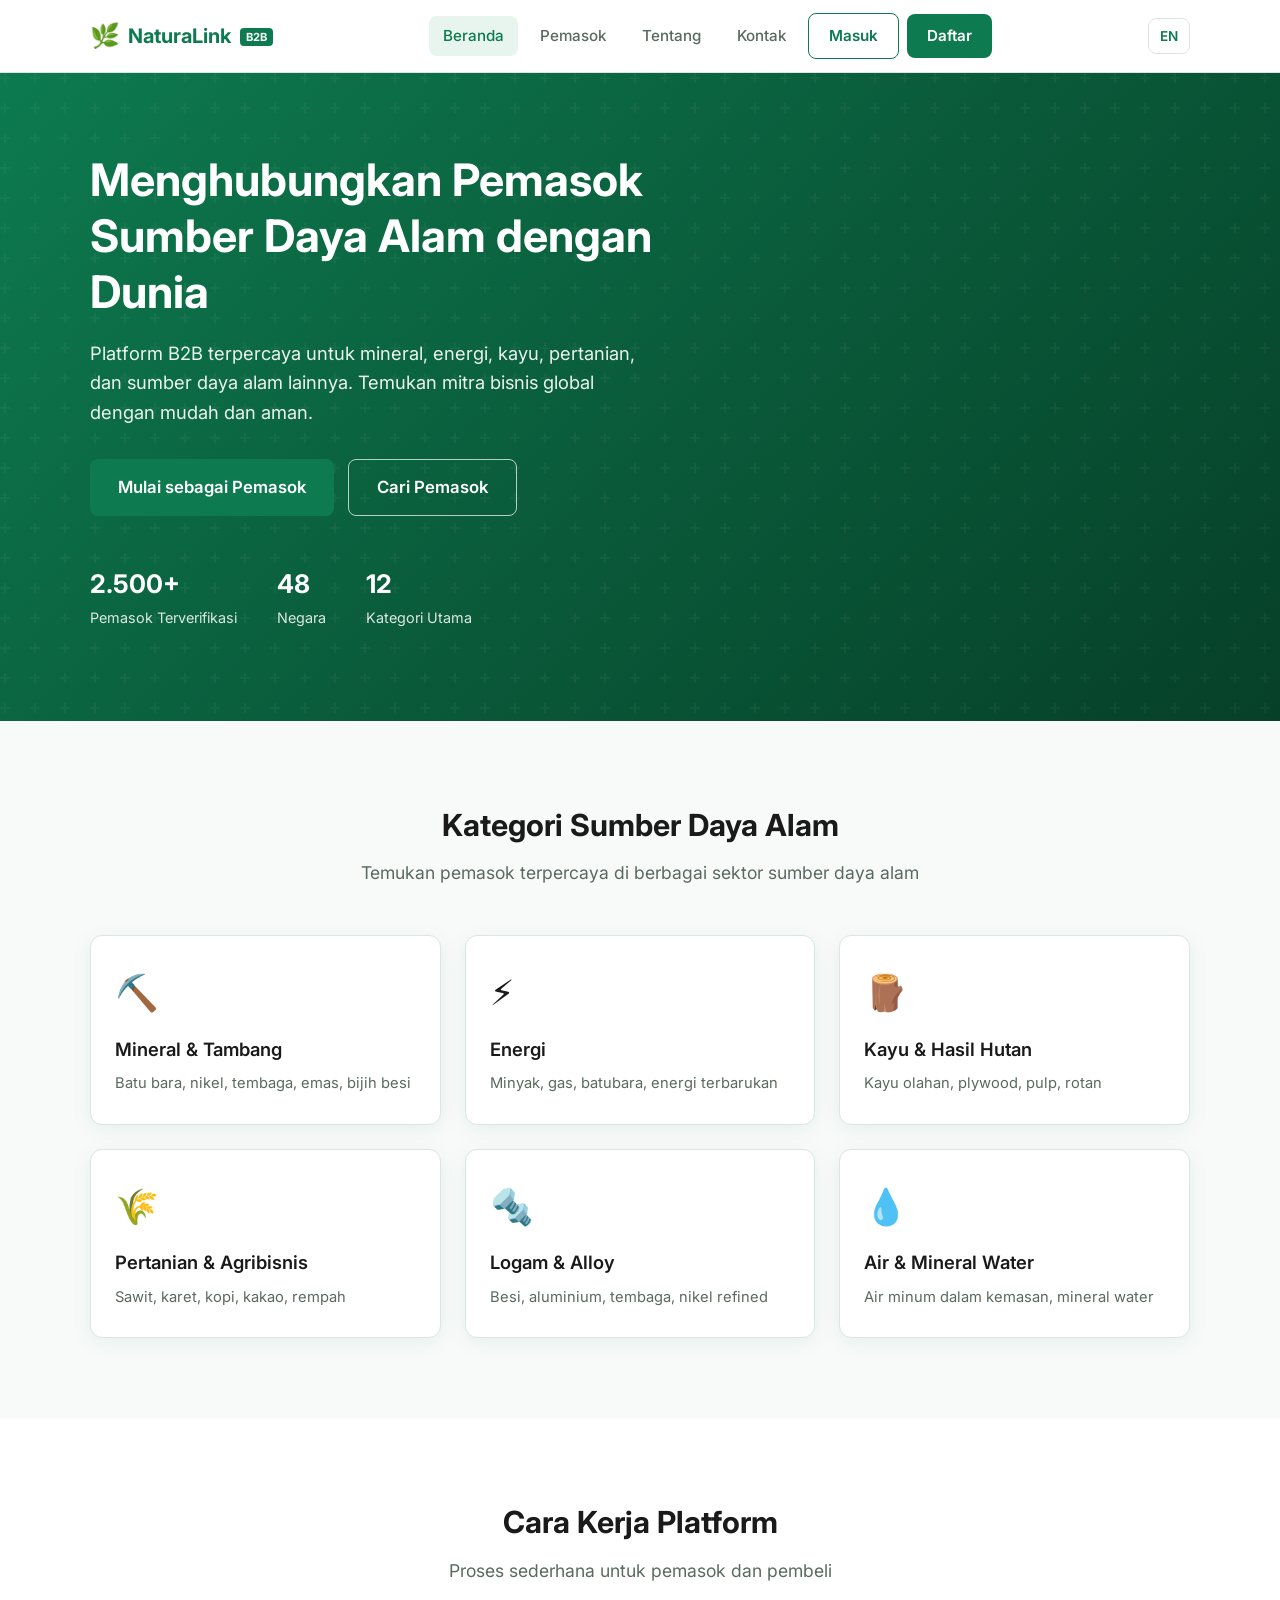
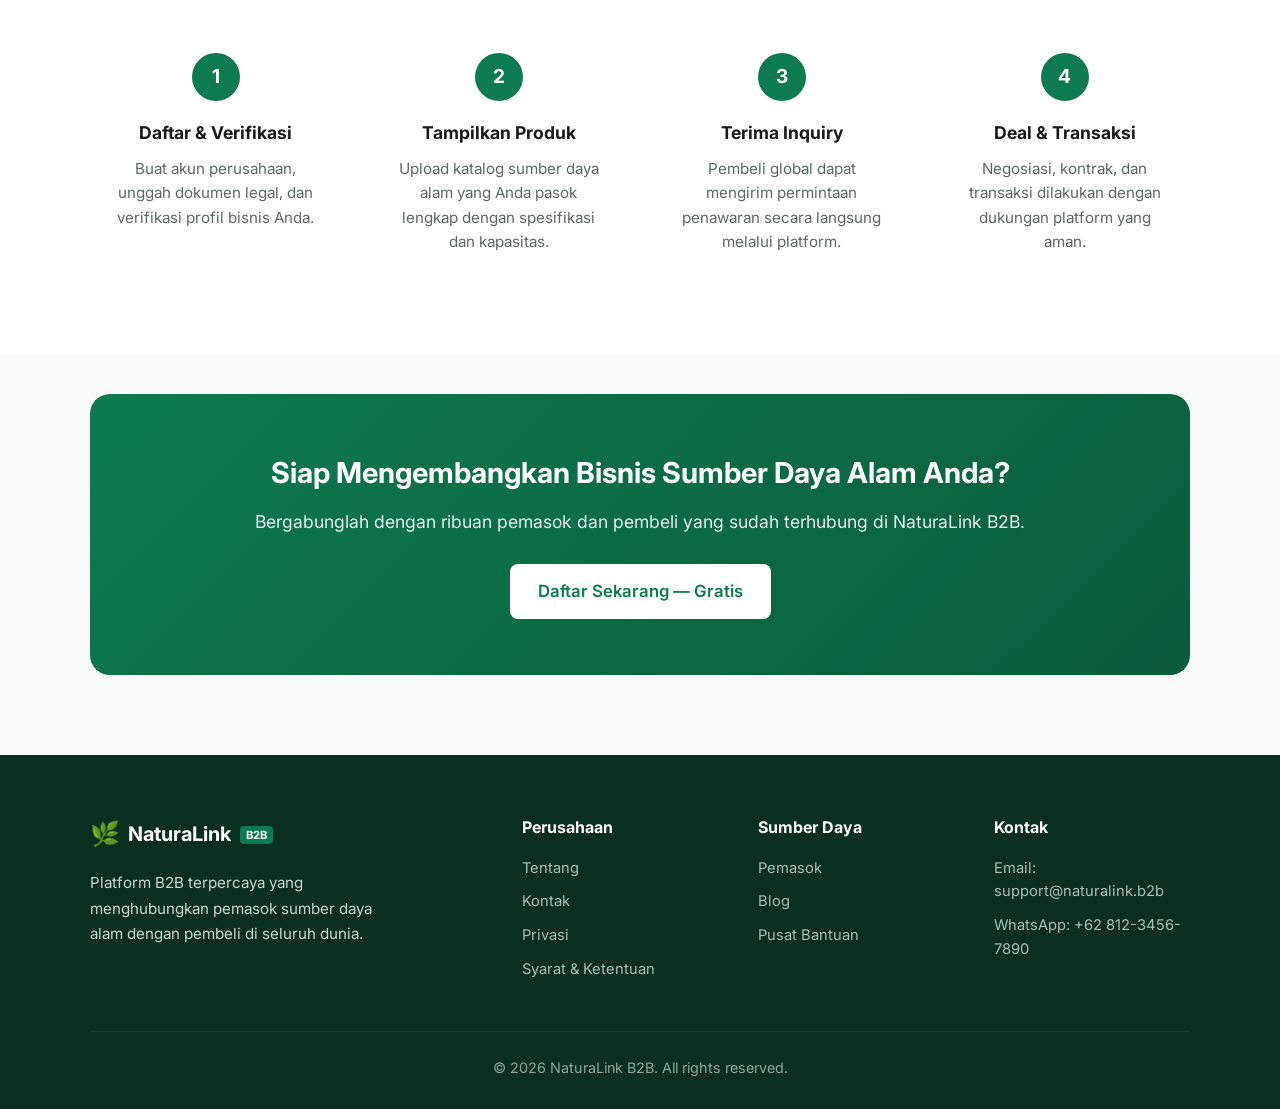
<file: index.html>
<!DOCTYPE html>
<html lang="id">
<head>
  <meta charset="UTF-8">
  <meta name="viewport" content="width=device-width, initial-scale=1.0">
  <title>NaturaLink B2B | Connecting Natural Resource Suppliers</title>
  <meta name="description" content="Platform B2B profesional yang menghubungkan pemasok sumber daya alam dengan pembeli global. Minerals, Energy, Timber, Agriculture & more.">
  <link rel="stylesheet" href="styles.css">
  <link rel="preconnect" href="https://fonts.googleapis.com">
  <link href="https://fonts.googleapis.com/css2?family=Inter:wght@400;500;600;700&display=swap" rel="stylesheet">
</head>
<body>
  <!-- Header -->
  <header class="header">
    <div class="container header-inner">
      <a href="index.html" class="logo">
        <span class="logo-icon">🌿</span>
        <span class="logo-text">NaturaLink <small>B2B</small></span>
      </a>
      <nav class="nav" id="nav">
        <a href="index.html" class="nav-link active" data-i18n="nav_home">Beranda</a>
        <a href="suppliers.html" class="nav-link" data-i18n="nav_suppliers">Pemasok</a>
        <a href="about.html" class="nav-link" data-i18n="nav_about">Tentang</a>
        <a href="contact.html" class="nav-link" data-i18n="nav_contact">Kontak</a>
        <a href="login.html" class="btn btn-outline" data-i18n="nav_login">Masuk</a>
        <a href="register.html" class="btn btn-primary" data-i18n="nav_register">Daftar</a>
      </nav>
      <div class="header-actions">
        <button class="lang-toggle" id="langToggle" title="Switch Language">
          <span id="langLabel">EN</span>
        </button>
        <button class="menu-toggle" id="menuToggle" aria-label="Menu">☰</button>
      </div>
    </div>
  </header>

  <!-- Hero -->
  <section class="hero">
    <div class="container hero-content">
      <div class="hero-text">
        <h1 data-i18n="hero_title">Menghubungkan Pemasok Sumber Daya Alam dengan Dunia</h1>
        <p data-i18n="hero_subtitle">Platform B2B terpercaya untuk mineral, energi, kayu, pertanian, dan sumber daya alam lainnya. Temukan mitra bisnis global dengan mudah dan aman.</p>
        <div class="hero-cta">
          <a href="register.html" class="btn btn-primary btn-lg" data-i18n="hero_cta1">Mulai sebagai Pemasok</a>
          <a href="suppliers.html" class="btn btn-outline btn-lg" data-i18n="hero_cta2">Cari Pemasok</a>
        </div>
        <div class="hero-stats">
          <div class="stat">
            <strong>2.500+</strong>
            <span data-i18n="stat_suppliers">Pemasok Terverifikasi</span>
          </div>
          <div class="stat">
            <strong>48</strong>
            <span data-i18n="stat_countries">Negara</span>
          </div>
          <div class="stat">
            <strong>12</strong>
            <span data-i18n="stat_categories">Kategori Utama</span>
          </div>
        </div>
      </div>
    </div>
  </section>

  <!-- Categories -->
  <section class="section categories">
    <div class="container">
      <div class="section-header">
        <h2 data-i18n="cat_title">Kategori Sumber Daya Alam</h2>
        <p data-i18n="cat_subtitle">Temukan pemasok terpercaya di berbagai sektor sumber daya alam</p>
      </div>
      <div class="category-grid">
        <a href="suppliers.html?cat=minerals" class="category-card">
          <div class="cat-icon">⛏️</div>
          <h3 data-i18n="cat_minerals">Mineral & Tambang</h3>
          <p data-i18n="cat_minerals_desc">Batu bara, nikel, tembaga, emas, bijih besi</p>
        </a>
        <a href="suppliers.html?cat=energy" class="category-card">
          <div class="cat-icon">⚡</div>
          <h3 data-i18n="cat_energy">Energi</h3>
          <p data-i18n="cat_energy_desc">Minyak, gas, batubara, energi terbarukan</p>
        </a>
        <a href="suppliers.html?cat=timber" class="category-card">
          <div class="cat-icon">🪵</div>
          <h3 data-i18n="cat_timber">Kayu & Hasil Hutan</h3>
          <p data-i18n="cat_timber_desc">Kayu olahan, plywood, pulp, rotan</p>
        </a>
        <a href="suppliers.html?cat=agriculture" class="category-card">
          <div class="cat-icon">🌾</div>
          <h3 data-i18n="cat_agriculture">Pertanian & Agribisnis</h3>
          <p data-i18n="cat_agriculture_desc">Sawit, karet, kopi, kakao, rempah</p>
        </a>
        <a href="suppliers.html?cat=metals" class="category-card">
          <div class="cat-icon">🔩</div>
          <h3 data-i18n="cat_metals">Logam & Alloy</h3>
          <p data-i18n="cat_metals_desc">Besi, aluminium, tembaga, nikel refined</p>
        </a>
        <a href="suppliers.html?cat=water" class="category-card">
          <div class="cat-icon">💧</div>
          <h3 data-i18n="cat_water">Air & Mineral Water</h3>
          <p data-i18n="cat_water_desc">Air minum dalam kemasan, mineral water</p>
        </a>
      </div>
    </div>
  </section>

  <!-- How it works -->
  <section class="section how-it-works">
    <div class="container">
      <div class="section-header">
        <h2 data-i18n="how_title">Cara Kerja Platform</h2>
        <p data-i18n="how_subtitle">Proses sederhana untuk pemasok dan pembeli</p>
      </div>
      <div class="steps">
        <div class="step">
          <div class="step-number">1</div>
          <h3 data-i18n="step1_title">Daftar & Verifikasi</h3>
          <p data-i18n="step1_desc">Buat akun perusahaan, unggah dokumen legal, dan verifikasi profil bisnis Anda.</p>
        </div>
        <div class="step">
          <div class="step-number">2</div>
          <h3 data-i18n="step2_title">Tampilkan Produk</h3>
          <p data-i18n="step2_desc">Upload katalog sumber daya alam yang Anda pasok lengkap dengan spesifikasi dan kapasitas.</p>
        </div>
        <div class="step">
          <div class="step-number">3</div>
          <h3 data-i18n="step3_title">Terima Inquiry</h3>
          <p data-i18n="step3_desc">Pembeli global dapat mengirim permintaan penawaran secara langsung melalui platform.</p>
        </div>
        <div class="step">
          <div class="step-number">4</div>
          <h3 data-i18n="step4_title">Deal & Transaksi</h3>
          <p data-i18n="step4_desc">Negosiasi, kontrak, dan transaksi dilakukan dengan dukungan platform yang aman.</p>
        </div>
      </div>
    </div>
  </section>

  <!-- CTA -->
  <section class="section cta-section">
    <div class="container">
      <div class="cta-box">
        <h2 data-i18n="cta_title">Siap Mengembangkan Bisnis Sumber Daya Alam Anda?</h2>
        <p data-i18n="cta_subtitle">Bergabunglah dengan ribuan pemasok dan pembeli yang sudah terhubung di NaturaLink B2B.</p>
        <a href="register.html" class="btn btn-primary btn-lg" data-i18n="cta_button">Daftar Sekarang — Gratis</a>
      </div>
    </div>
  </section>

  <!-- Footer -->
  <footer class="footer">
    <div class="container">
      <div class="footer-grid">
        <div class="footer-brand">
          <div class="logo">
            <span class="logo-icon">🌿</span>
            <span class="logo-text">NaturaLink <small>B2B</small></span>
          </div>
          <p data-i18n="footer_desc">Platform B2B terpercaya yang menghubungkan pemasok sumber daya alam dengan pembeli di seluruh dunia.</p>
        </div>
        <div class="footer-links">
          <h4 data-i18n="footer_company">Perusahaan</h4>
          <a href="about.html" data-i18n="nav_about">Tentang</a>
          <a href="contact.html" data-i18n="nav_contact">Kontak</a>
          <a href="#" data-i18n="footer_privacy">Privasi</a>
          <a href="#" data-i18n="footer_terms">Syarat & Ketentuan</a>
        </div>
        <div class="footer-links">
          <h4 data-i18n="footer_resources">Sumber Daya</h4>
          <a href="suppliers.html" data-i18n="nav_suppliers">Direktori Pemasok</a>
          <a href="#" data-i18n="footer_blog">Blog</a>
          <a href="#" data-i18n="footer_help">Pusat Bantuan</a>
        </div>
        <div class="footer-links">
          <h4 data-i18n="footer_contact">Kontak</h4>
          <p>Email: support@naturalink.b2b</p>
          <p>WhatsApp: +62 812-3456-7890</p>
        </div>
      </div>
      <div class="footer-bottom">
        <p>© 2026 NaturaLink B2B. All rights reserved.</p>
      </div>
    </div>
  </footer>

  <script src="i18n.js"></script>
  <script src="main.js"></script>
</body>
</html>
</file>
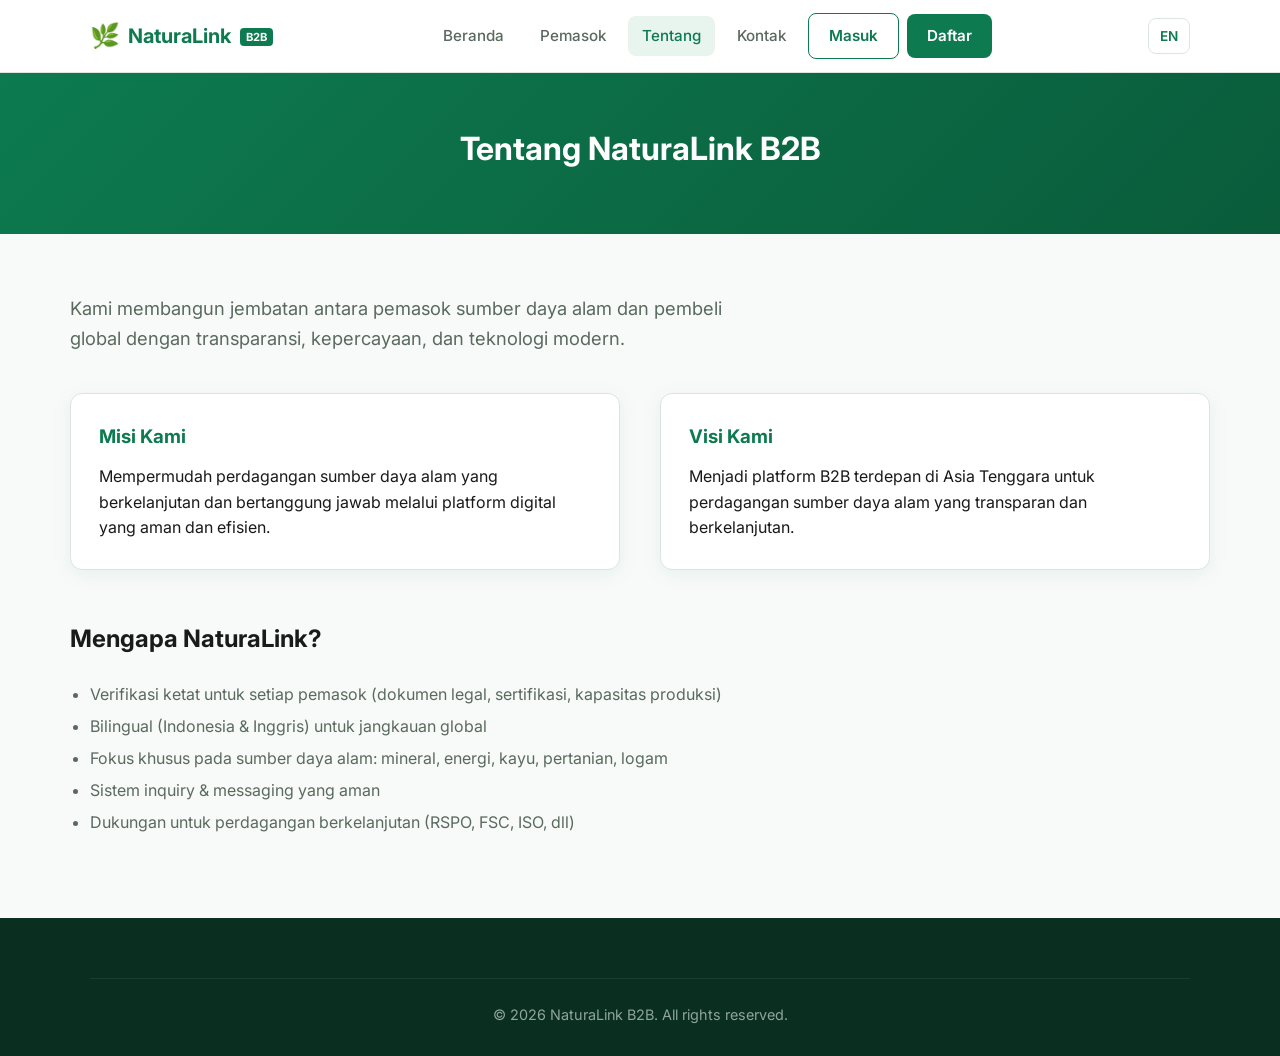
<file: about.html>
<!DOCTYPE html>
<html lang="id">
<head>
  <meta charset="UTF-8">
  <meta name="viewport" content="width=device-width, initial-scale=1.0">
  <title>Tentang Kami | NaturaLink B2B</title>
  <link rel="stylesheet" href="styles.css">
  <link href="https://fonts.googleapis.com/css2?family=Inter:wght@400;500;600;700&display=swap" rel="stylesheet">
</head>
<body>
  <header class="header">
    <div class="container header-inner">
      <a href="index.html" class="logo">
        <span class="logo-icon">🌿</span>
        <span class="logo-text">NaturaLink <small>B2B</small></span>
      </a>
      <nav class="nav" id="nav">
        <a href="index.html" class="nav-link" data-i18n="nav_home">Beranda</a>
        <a href="suppliers.html" class="nav-link" data-i18n="nav_suppliers">Pemasok</a>
        <a href="about.html" class="nav-link active" data-i18n="nav_about">Tentang</a>
        <a href="contact.html" class="nav-link" data-i18n="nav_contact">Kontak</a>
        <a href="login.html" class="btn btn-outline" data-i18n="nav_login">Masuk</a>
        <a href="register.html" class="btn btn-primary" data-i18n="nav_register">Daftar</a>
      </nav>
      <div class="header-actions">
        <button class="lang-toggle" id="langToggle"><span id="langLabel">EN</span></button>
        <button class="menu-toggle" id="menuToggle">☰</button>
      </div>
    </div>
  </header>

  <section class="page-hero">
    <div class="container">
      <h1 data-i18n="about_title">Tentang NaturaLink B2B</h1>
    </div>
  </section>

  <div class="container content-page">
    <p class="lead" data-i18n="about_lead">Kami membangun jembatan antara pemasok sumber daya alam dan pembeli global dengan transparansi, kepercayaan, dan teknologi modern.</p>

    <div class="content-grid">
      <div class="info-box">
        <h3 data-i18n="about_mission">Misi Kami</h3>
        <p data-i18n="about_mission_text">Mempermudah perdagangan sumber daya alam yang berkelanjutan dan bertanggung jawab melalui platform digital yang aman dan efisien.</p>
      </div>
      <div class="info-box">
        <h3 data-i18n="about_vision">Visi Kami</h3>
        <p data-i18n="about_vision_text">Menjadi platform B2B terdepan di Asia Tenggara untuk perdagangan sumber daya alam yang transparan dan berkelanjutan.</p>
      </div>
    </div>

    <div style="margin-top: 50px;">
      <h2 style="margin-bottom: 20px;">Mengapa NaturaLink?</h2>
      <ul style="line-height: 2; color: var(--text-muted); padding-left: 20px;">
        <li>Verifikasi ketat untuk setiap pemasok (dokumen legal, sertifikasi, kapasitas produksi)</li>
        <li>Bilingual (Indonesia & Inggris) untuk jangkauan global</li>
        <li>Fokus khusus pada sumber daya alam: mineral, energi, kayu, pertanian, logam</li>
        <li>Sistem inquiry & messaging yang aman</li>
        <li>Dukungan untuk perdagangan berkelanjutan (RSPO, FSC, ISO, dll)</li>
      </ul>
    </div>
  </div>

  <footer class="footer">
    <div class="container">
      <div class="footer-bottom">
        <p>© 2026 NaturaLink B2B. All rights reserved.</p>
      </div>
    </div>
  </footer>

  <script src="i18n.js"></script>
  <script src="main.js"></script>
</body>
</html>
</file>
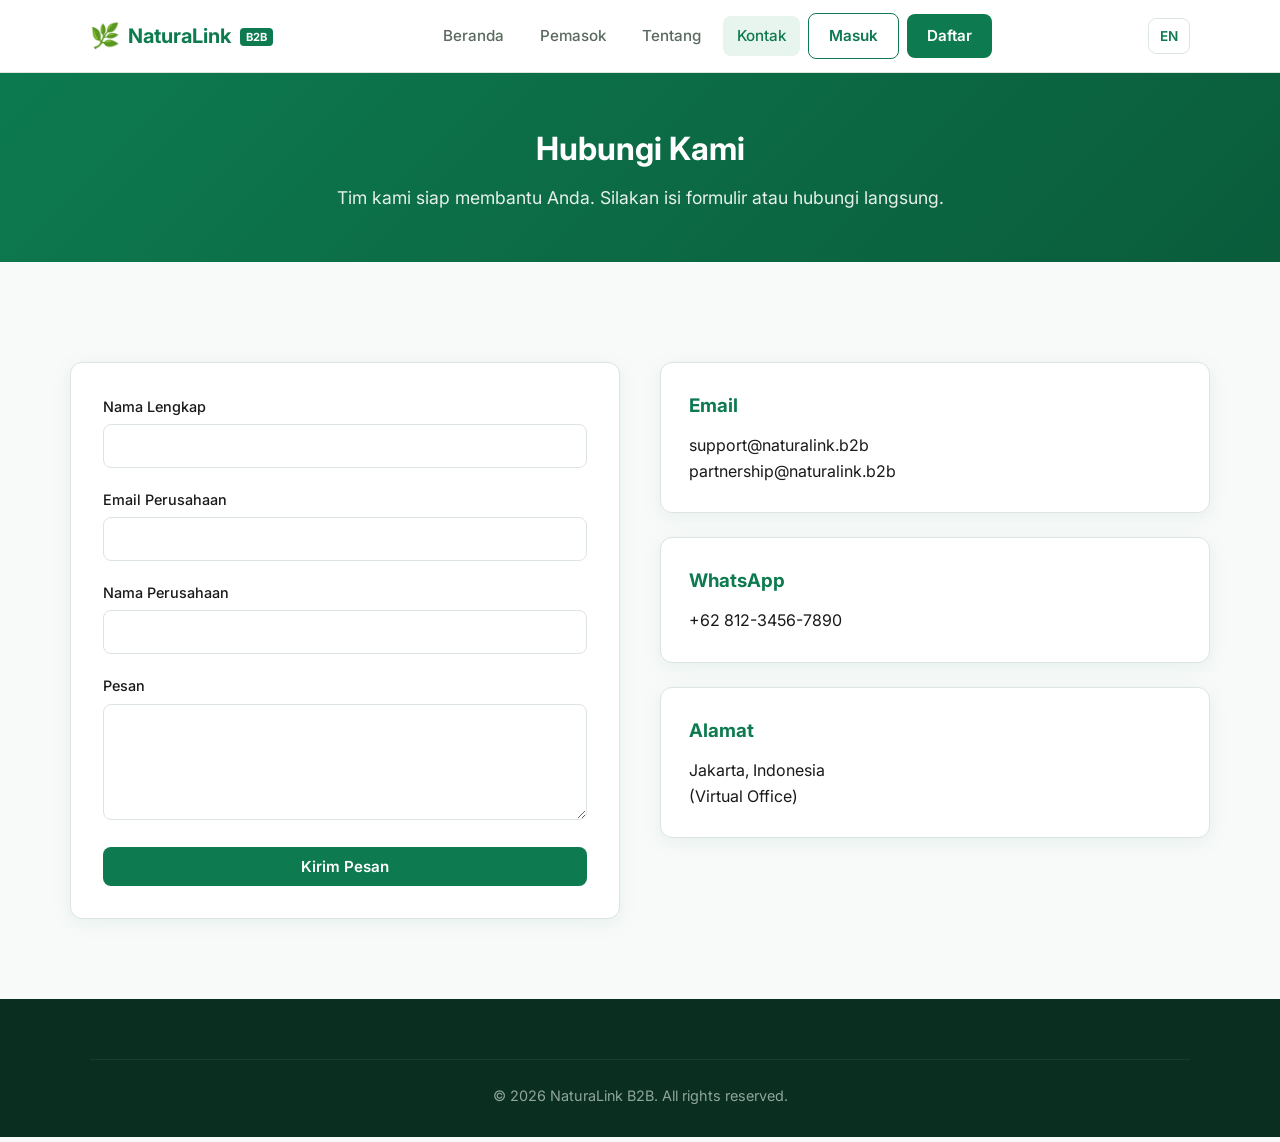
<file: contact.html>
<!DOCTYPE html>
<html lang="id">
<head>
  <meta charset="UTF-8">
  <meta name="viewport" content="width=device-width, initial-scale=1.0">
  <title>Kontak | NaturaLink B2B</title>
  <link rel="stylesheet" href="styles.css">
  <link href="https://fonts.googleapis.com/css2?family=Inter:wght@400;500;600;700&display=swap" rel="stylesheet">
</head>
<body>
  <header class="header">
    <div class="container header-inner">
      <a href="index.html" class="logo">
        <span class="logo-icon">🌿</span>
        <span class="logo-text">NaturaLink <small>B2B</small></span>
      </a>
      <nav class="nav" id="nav">
        <a href="index.html" class="nav-link" data-i18n="nav_home">Beranda</a>
        <a href="suppliers.html" class="nav-link" data-i18n="nav_suppliers">Pemasok</a>
        <a href="about.html" class="nav-link" data-i18n="nav_about">Tentang</a>
        <a href="contact.html" class="nav-link active" data-i18n="nav_contact">Kontak</a>
        <a href="login.html" class="btn btn-outline" data-i18n="nav_login">Masuk</a>
        <a href="register.html" class="btn btn-primary" data-i18n="nav_register">Daftar</a>
      </nav>
      <div class="header-actions">
        <button class="lang-toggle" id="langToggle"><span id="langLabel">EN</span></button>
        <button class="menu-toggle" id="menuToggle">☰</button>
      </div>
    </div>
  </header>

  <section class="page-hero">
    <div class="container">
      <h1 data-i18n="contact_title">Hubungi Kami</h1>
      <p data-i18n="contact_lead">Tim kami siap membantu Anda. Silakan isi formulir atau hubungi langsung.</p>
    </div>
  </section>

  <div class="container content-page">
    <div class="content-grid">
      <div class="contact-form">
        <form onsubmit="event.preventDefault(); alert(currentLang === 'id' ? 'Pesan terkirim! (Prototype)' : 'Message sent! (Prototype)');">
          <div class="form-group">
            <label data-i18n="name_label">Nama Lengkap</label>
            <input type="text" required>
          </div>
          <div class="form-group">
            <label data-i18n="email_label">Email Perusahaan</label>
            <input type="email" required>
          </div>
          <div class="form-group">
            <label data-i18n="company_label">Nama Perusahaan</label>
            <input type="text">
          </div>
          <div class="form-group">
            <label data-i18n="message_label">Pesan</label>
            <textarea rows="5" required></textarea>
          </div>
          <button type="submit" class="btn btn-primary btn-block" data-i18n="send_button">Kirim Pesan</button>
        </form>
      </div>

      <div>
        <div class="info-box" style="margin-bottom: 24px;">
          <h3>Email</h3>
          <p>support@naturalink.b2b</p>
          <p>partnership@naturalink.b2b</p>
        </div>
        <div class="info-box" style="margin-bottom: 24px;">
          <h3>WhatsApp</h3>
          <p>+62 812-3456-7890</p>
        </div>
        <div class="info-box">
          <h3>Alamat</h3>
          <p>Jakarta, Indonesia<br>(Virtual Office)</p>
        </div>
      </div>
    </div>
  </div>

  <footer class="footer">
    <div class="container">
      <div class="footer-bottom">
        <p>© 2026 NaturaLink B2B. All rights reserved.</p>
      </div>
    </div>
  </footer>

  <script src="i18n.js"></script>
  <script src="main.js"></script>
</body>
</html>
</file>
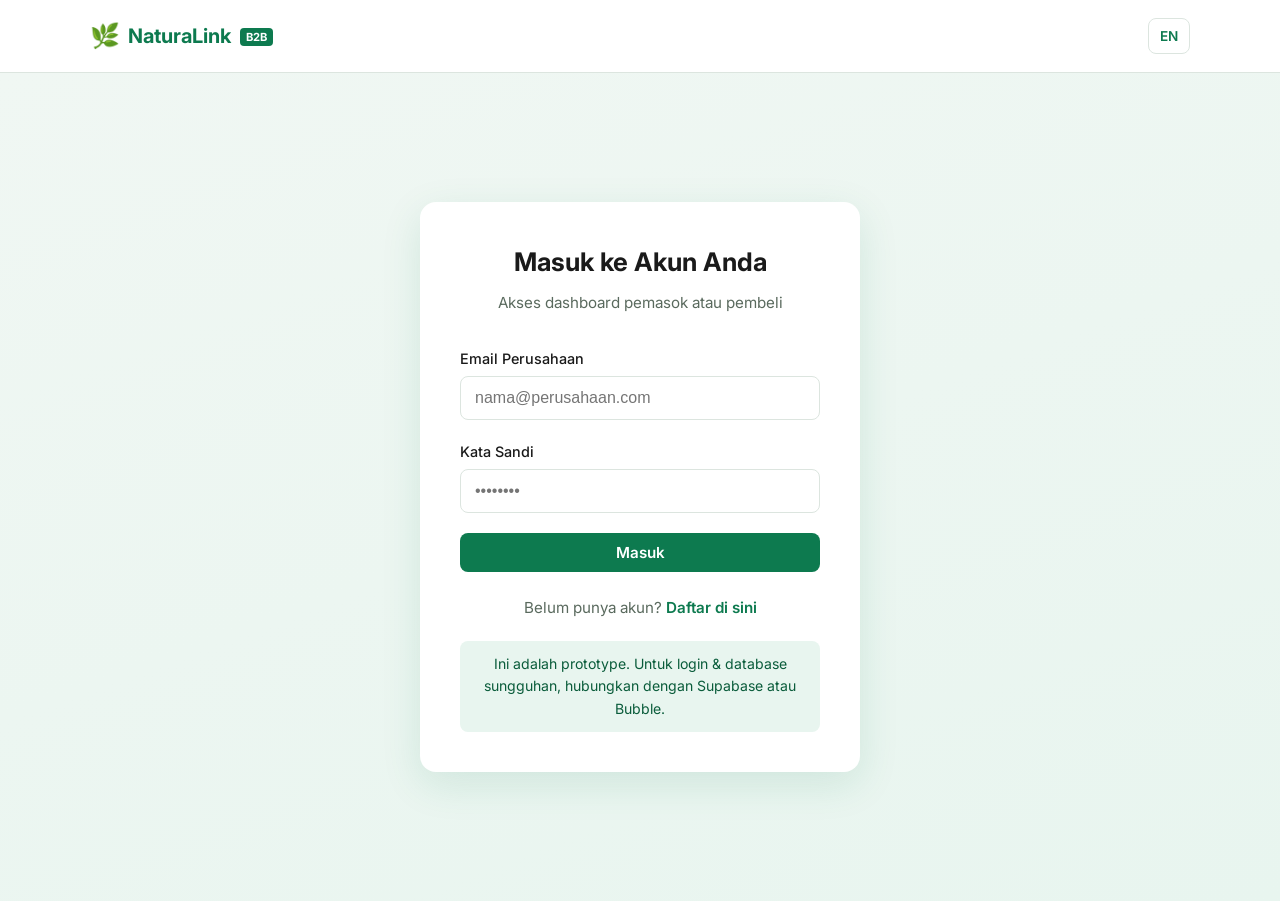
<file: dashboard.html>
<!DOCTYPE html>
<html lang="id">
<head>
  <meta charset="UTF-8">
  <meta name="viewport" content="width=device-width, initial-scale=1.0">
  <title>Dashboard | NaturaLink B2B</title>
  <link rel="stylesheet" href="styles.css">
  <link href="https://fonts.googleapis.com/css2?family=Inter:wght@400;500;600;700&display=swap" rel="stylesheet">
</head>
<body>
  <header class="header">
    <div class="container header-inner">
      <a href="index.html" class="logo">
        <span class="logo-icon">🌿</span>
        <span class="logo-text">NaturaLink <small>B2B</small></span>
      </a>
      <div class="header-actions">
        <button class="lang-toggle" id="langToggle"><span id="langLabel">EN</span></button>
        <a href="#" id="logoutBtn" class="btn btn-outline" data-i18n="dash_logout">Keluar</a>
      </div>
    </div>
  </header>

  <div class="dashboard">
    <aside class="sidebar">
      <nav class="sidebar-nav">
        <a href="#" class="active" data-i18n="dash_overview">Ringkasan</a>
        <a href="#" data-i18n="dash_products">Produk Saya</a>
        <a href="#" data-i18n="dash_inquiries">Inquiry Masuk</a>
        <a href="#" data-i18n="dash_messages">Pesan</a>
        <a href="#" data-i18n="dash_settings">Pengaturan</a>
      </nav>
    </aside>

    <main class="dashboard-main">
      <div class="dashboard-header">
        <div>
          <h1 data-i18n="dash_title">Dashboard Pemasok</h1>
          <p><span data-i18n="dash_welcome">Selamat datang kembali</span>, <strong id="userCompany">User</strong></p>
        </div>
      </div>

      <div class="stats-row">
        <div class="stat-card">
          <div class="label" data-i18n="stat_products">Produk Aktif</div>
          <div class="value">12</div>
        </div>
        <div class="stat-card">
          <div class="label" data-i18n="stat_inquiries">Inquiry Baru</div>
          <div class="value">7</div>
        </div>
        <div class="stat-card">
          <div class="label" data-i18n="stat_views">Kunjungan Profil</div>
          <div class="value">1.248</div>
        </div>
      </div>

      <div class="table-card">
        <h3 data-i18n="recent_inquiries">Inquiry Terbaru</h3>
        <table>
          <thead>
            <tr>
              <th>Perusahaan</th>
              <th>Produk</th>
              <th>Negara</th>
              <th>Status</th>
              <th>Tanggal</th>
            </tr>
          </thead>
          <tbody>
            <tr>
              <td>Global Metals Ltd</td>
              <td>Nikel Laterite</td>
              <td>China</td>
              <td><span class="badge">New</span></td>
              <td>18 Okt 2026</td>
            </tr>
            <tr>
              <td>Asia Energy Corp</td>
              <td>Batubara Thermal</td>
              <td>India</td>
              <td><span class="badge">Replied</span></td>
              <td>17 Okt 2026</td>
            </tr>
            <tr>
              <td>Pacific Timber Co</td>
              <td>Plywood FSC</td>
              <td>Japan</td>
              <td><span class="badge">New</span></td>
              <td>16 Okt 2026</td>
            </tr>
            <tr>
              <td>Euro Agri Import</td>
              <td>CPO</td>
              <td>Netherlands</td>
              <td><span class="badge">Negotiating</span></td>
              <td>15 Okt 2026</td>
            </tr>
          </tbody>
        </table>
      </div>

      <div class="auth-note" style="margin-top: 32px;" data-i18n="auth_note">
        Ini adalah prototype. Data hanya disimpan di browser Anda. Untuk database & login sungguhan, gunakan Supabase.
      </div>
    </main>
  </div>

  <script src="i18n.js"></script>
  <script src="main.js"></script>
</body>
</html>
</file>
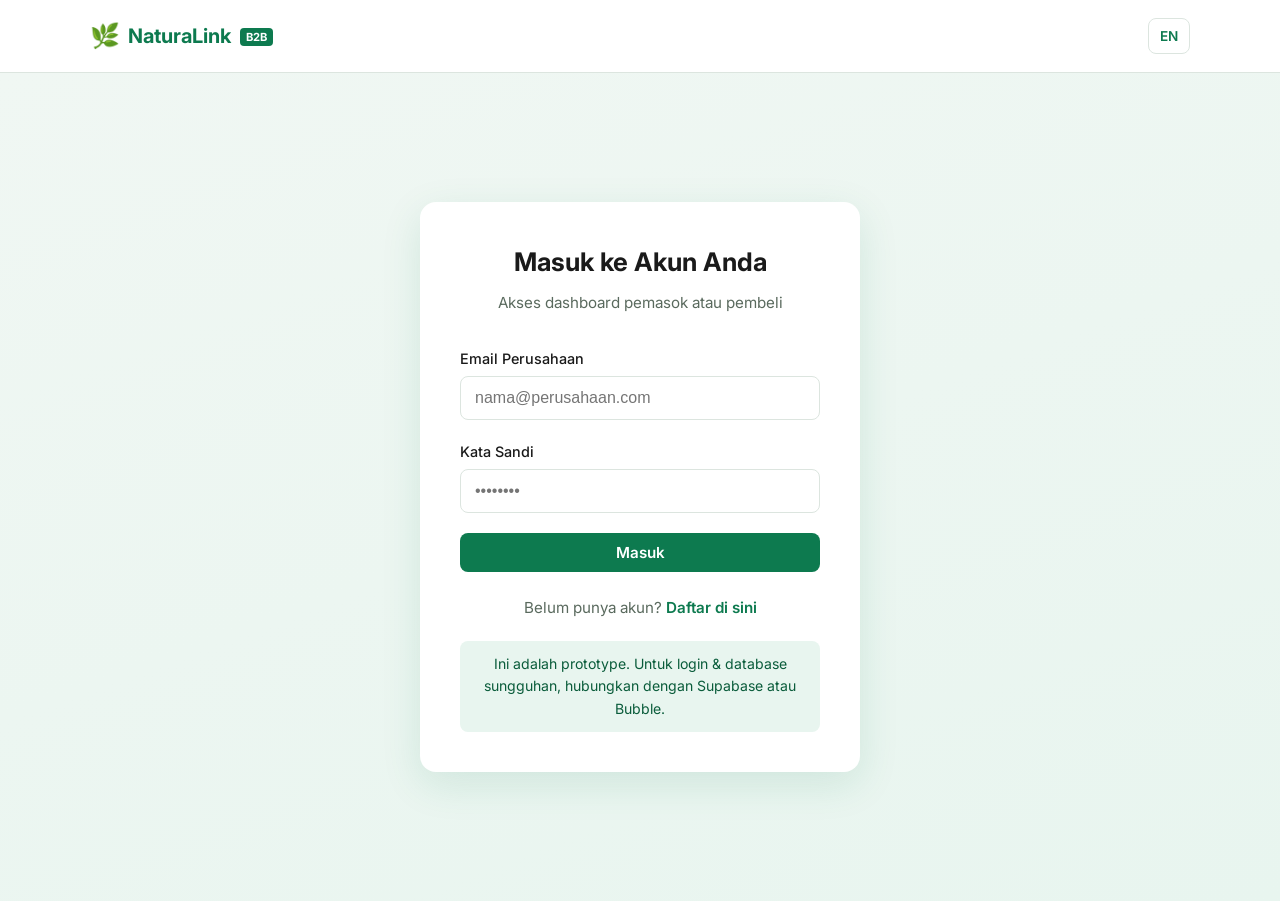
<file: login.html>
<!DOCTYPE html>
<html lang="id">
<head>
  <meta charset="UTF-8">
  <meta name="viewport" content="width=device-width, initial-scale=1.0">
  <title>Login | NaturaLink B2B</title>
  <link rel="stylesheet" href="styles.css">
  <link href="https://fonts.googleapis.com/css2?family=Inter:wght@400;500;600;700&display=swap" rel="stylesheet">
</head>
<body>
  <header class="header">
    <div class="container header-inner">
      <a href="index.html" class="logo">
        <span class="logo-icon">🌿</span>
        <span class="logo-text">NaturaLink <small>B2B</small></span>
      </a>
      <div class="header-actions">
        <button class="lang-toggle" id="langToggle"><span id="langLabel">EN</span></button>
      </div>
    </div>
  </header>

  <div class="auth-page">
    <div class="auth-card">
      <h1 data-i18n="login_title">Masuk ke Akun Anda</h1>
      <p class="subtitle" data-i18n="login_subtitle">Akses dashboard pemasok atau pembeli</p>

      <form id="loginForm">
        <div class="form-group">
          <label for="email" data-i18n="email_label">Email Perusahaan</label>
          <input type="email" id="email" required placeholder="nama@perusahaan.com">
        </div>
        <div class="form-group">
          <label for="password" data-i18n="password_label">Kata Sandi</label>
          <input type="password" id="password" required placeholder="••••••••">
        </div>
        <button type="submit" class="btn btn-primary btn-block" data-i18n="login_button">Masuk</button>
      </form>

      <p class="form-footer">
        <span data-i18n="no_account">Belum punya akun?</span>
        <a href="register.html" data-i18n="register_link">Daftar di sini</a>
      </p>

      <div class="auth-note" data-i18n="auth_note">
        Ini adalah prototype. Untuk login & database sungguhan, hubungkan dengan Supabase atau Bubble.
      </div>
    </div>
  </div>

  <script src="i18n.js"></script>
  <script src="main.js"></script>
</body>
</html>
</file>
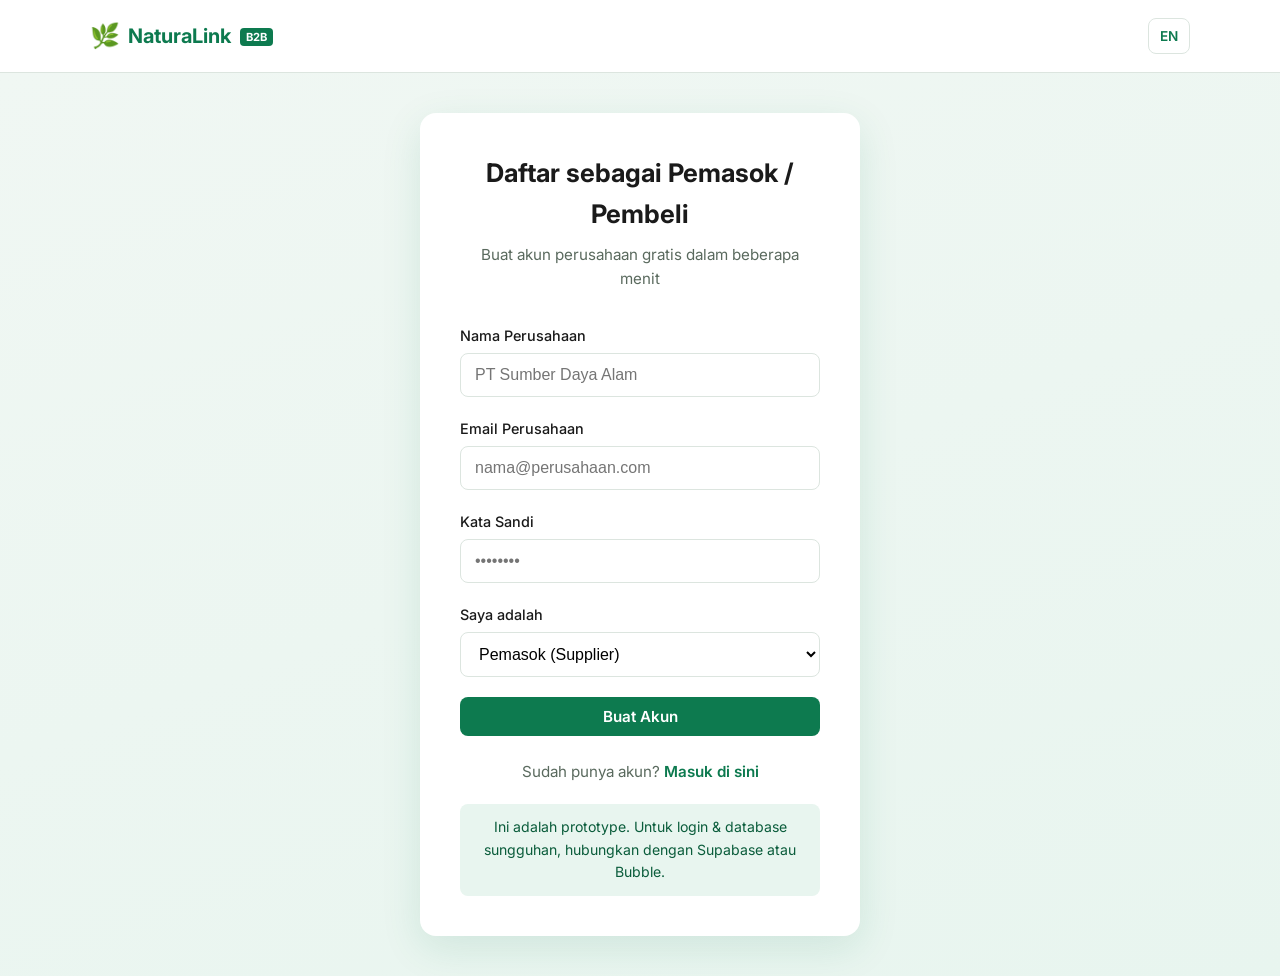
<file: register.html>
<!DOCTYPE html>
<html lang="id">
<head>
  <meta charset="UTF-8">
  <meta name="viewport" content="width=device-width, initial-scale=1.0">
  <title>Daftar | NaturaLink B2B</title>
  <link rel="stylesheet" href="styles.css">
  <link href="https://fonts.googleapis.com/css2?family=Inter:wght@400;500;600;700&display=swap" rel="stylesheet">
</head>
<body>
  <header class="header">
    <div class="container header-inner">
      <a href="index.html" class="logo">
        <span class="logo-icon">🌿</span>
        <span class="logo-text">NaturaLink <small>B2B</small></span>
      </a>
      <div class="header-actions">
        <button class="lang-toggle" id="langToggle"><span id="langLabel">EN</span></button>
      </div>
    </div>
  </header>

  <div class="auth-page">
    <div class="auth-card">
      <h1 data-i18n="register_title">Daftar sebagai Pemasok / Pembeli</h1>
      <p class="subtitle" data-i18n="register_subtitle">Buat akun perusahaan gratis dalam beberapa menit</p>

      <form id="registerForm">
        <div class="form-group">
          <label for="company" data-i18n="company_label">Nama Perusahaan</label>
          <input type="text" id="company" required placeholder="PT Sumber Daya Alam">
        </div>
        <div class="form-group">
          <label for="email" data-i18n="email_label">Email Perusahaan</label>
          <input type="email" id="email" required placeholder="nama@perusahaan.com">
        </div>
        <div class="form-group">
          <label for="password" data-i18n="password_label">Kata Sandi</label>
          <input type="password" id="password" required placeholder="••••••••" minlength="6">
        </div>
        <div class="form-group">
          <label for="role" data-i18n="role_label">Saya adalah</label>
          <select id="role" required>
            <option value="supplier" data-i18n="role_supplier">Pemasok (Supplier)</option>
            <option value="buyer" data-i18n="role_buyer">Pembeli (Buyer)</option>
          </select>
        </div>
        <button type="submit" class="btn btn-primary btn-block" data-i18n="register_button">Buat Akun</button>
      </form>

      <p class="form-footer">
        <span data-i18n="have_account">Sudah punya akun?</span>
        <a href="login.html" data-i18n="login_link">Masuk di sini</a>
      </p>

      <div class="auth-note" data-i18n="auth_note">
        Ini adalah prototype. Untuk login & database sungguhan, hubungkan dengan Supabase atau Bubble.
      </div>
    </div>
  </div>

  <script src="i18n.js"></script>
  <script src="main.js"></script>
</body>
</html>
</file>
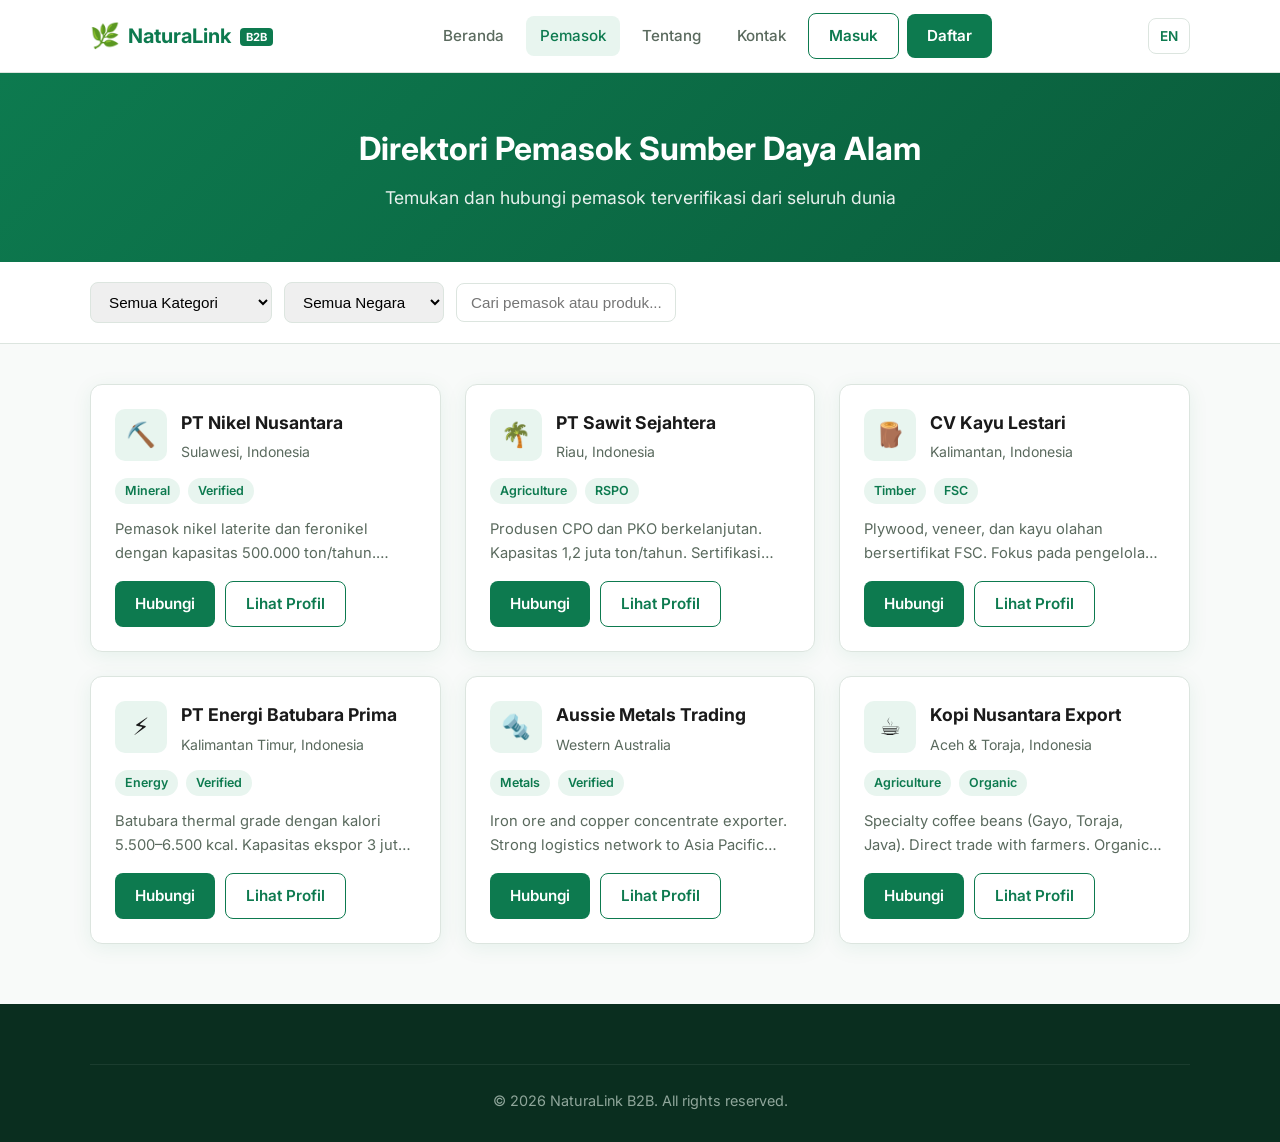
<file: suppliers.html>
<!DOCTYPE html>
<html lang="id">
<head>
  <meta charset="UTF-8">
  <meta name="viewport" content="width=device-width, initial-scale=1.0">
  <title>Direktori Pemasok | NaturaLink B2B</title>
  <link rel="stylesheet" href="styles.css">
  <link href="https://fonts.googleapis.com/css2?family=Inter:wght@400;500;600;700&display=swap" rel="stylesheet">
</head>
<body>
  <header class="header">
    <div class="container header-inner">
      <a href="index.html" class="logo">
        <span class="logo-icon">🌿</span>
        <span class="logo-text">NaturaLink <small>B2B</small></span>
      </a>
      <nav class="nav" id="nav">
        <a href="index.html" class="nav-link" data-i18n="nav_home">Beranda</a>
        <a href="suppliers.html" class="nav-link active" data-i18n="nav_suppliers">Pemasok</a>
        <a href="about.html" class="nav-link" data-i18n="nav_about">Tentang</a>
        <a href="contact.html" class="nav-link" data-i18n="nav_contact">Kontak</a>
        <a href="login.html" class="btn btn-outline" data-i18n="nav_login">Masuk</a>
        <a href="register.html" class="btn btn-primary" data-i18n="nav_register">Daftar</a>
      </nav>
      <div class="header-actions">
        <button class="lang-toggle" id="langToggle"><span id="langLabel">EN</span></button>
        <button class="menu-toggle" id="menuToggle">☰</button>
      </div>
    </div>
  </header>

  <section class="page-hero">
    <div class="container">
      <h1 data-i18n="suppliers_title">Direktori Pemasok Sumber Daya Alam</h1>
      <p data-i18n="suppliers_subtitle">Temukan dan hubungi pemasok terverifikasi dari seluruh dunia</p>
    </div>
  </section>

  <div class="filter-bar">
    <div class="container filter-inner">
      <select id="filterCategory">
        <option value="" data-i18n="filter_category">Semua Kategori</option>
        <option value="minerals">Mineral & Tambang</option>
        <option value="energy">Energi</option>
        <option value="timber">Kayu & Hasil Hutan</option>
        <option value="agriculture">Pertanian</option>
        <option value="metals">Logam</option>
      </select>
      <select id="filterCountry">
        <option value="" data-i18n="filter_country">Semua Negara</option>
        <option value="id">Indonesia</option>
        <option value="my">Malaysia</option>
        <option value="au">Australia</option>
        <option value="cn">China</option>
        <option value="br">Brazil</option>
      </select>
      <input type="text" id="searchInput" data-i18n-placeholder="search_placeholder" placeholder="Cari pemasok atau produk...">
    </div>
  </div>

  <div class="container">
    <div class="supplier-grid" id="supplierGrid">
      <!-- Sample suppliers -->
      <div class="supplier-card" data-cat="minerals" data-country="id">
        <div class="supplier-header">
          <div class="supplier-avatar">⛏️</div>
          <div class="supplier-info">
            <h3>PT Nikel Nusantara</h3>
            <div class="location">Sulawesi, Indonesia</div>
          </div>
        </div>
        <div class="supplier-meta">
          <span class="badge">Mineral</span>
          <span class="badge">Verified</span>
        </div>
        <p class="supplier-desc">Pemasok nikel laterite dan feronikel dengan kapasitas 500.000 ton/tahun. Bersertifikat ISO & proper AMDAL.</p>
        <div class="supplier-actions">
          <a href="#" class="btn btn-primary btn-sm" data-i18n="contact_supplier">Hubungi</a>
          <a href="#" class="btn btn-outline btn-sm" data-i18n="view_profile">Lihat Profil</a>
        </div>
      </div>

      <div class="supplier-card" data-cat="agriculture" data-country="id">
        <div class="supplier-header">
          <div class="supplier-avatar">🌴</div>
          <div class="supplier-info">
            <h3>PT Sawit Sejahtera</h3>
            <div class="location">Riau, Indonesia</div>
          </div>
        </div>
        <div class="supplier-meta">
          <span class="badge">Agriculture</span>
          <span class="badge">RSPO</span>
        </div>
        <p class="supplier-desc">Produsen CPO dan PKO berkelanjutan. Kapasitas 1,2 juta ton/tahun. Sertifikasi RSPO & ISPO.</p>
        <div class="supplier-actions">
          <a href="#" class="btn btn-primary btn-sm" data-i18n="contact_supplier">Hubungi</a>
          <a href="#" class="btn btn-outline btn-sm" data-i18n="view_profile">Lihat Profil</a>
        </div>
      </div>

      <div class="supplier-card" data-cat="timber" data-country="id">
        <div class="supplier-header">
          <div class="supplier-avatar">🪵</div>
          <div class="supplier-info">
            <h3>CV Kayu Lestari</h3>
            <div class="location">Kalimantan, Indonesia</div>
          </div>
        </div>
        <div class="supplier-meta">
          <span class="badge">Timber</span>
          <span class="badge">FSC</span>
        </div>
        <p class="supplier-desc">Plywood, veneer, dan kayu olahan bersertifikat FSC. Fokus pada pengelolaan hutan berkelanjutan.</p>
        <div class="supplier-actions">
          <a href="#" class="btn btn-primary btn-sm" data-i18n="contact_supplier">Hubungi</a>
          <a href="#" class="btn btn-outline btn-sm" data-i18n="view_profile">Lihat Profil</a>
        </div>
      </div>

      <div class="supplier-card" data-cat="energy" data-country="id">
        <div class="supplier-header">
          <div class="supplier-avatar">⚡</div>
          <div class="supplier-info">
            <h3>PT Energi Batubara Prima</h3>
            <div class="location">Kalimantan Timur, Indonesia</div>
          </div>
        </div>
        <div class="supplier-meta">
          <span class="badge">Energy</span>
          <span class="badge">Verified</span>
        </div>
        <p class="supplier-desc">Batubara thermal grade dengan kalori 5.500–6.500 kcal. Kapasitas ekspor 3 juta ton/tahun.</p>
        <div class="supplier-actions">
          <a href="#" class="btn btn-primary btn-sm" data-i18n="contact_supplier">Hubungi</a>
          <a href="#" class="btn btn-outline btn-sm" data-i18n="view_profile">Lihat Profil</a>
        </div>
      </div>

      <div class="supplier-card" data-cat="metals" data-country="au">
        <div class="supplier-header">
          <div class="supplier-avatar">🔩</div>
          <div class="supplier-info">
            <h3>Aussie Metals Trading</h3>
            <div class="location">Western Australia</div>
          </div>
        </div>
        <div class="supplier-meta">
          <span class="badge">Metals</span>
          <span class="badge">Verified</span>
        </div>
        <p class="supplier-desc">Iron ore and copper concentrate exporter. Strong logistics network to Asia Pacific markets.</p>
        <div class="supplier-actions">
          <a href="#" class="btn btn-primary btn-sm" data-i18n="contact_supplier">Hubungi</a>
          <a href="#" class="btn btn-outline btn-sm" data-i18n="view_profile">Lihat Profil</a>
        </div>
      </div>

      <div class="supplier-card" data-cat="agriculture" data-country="id">
        <div class="supplier-header">
          <div class="supplier-avatar">☕</div>
          <div class="supplier-info">
            <h3>Kopi Nusantara Export</h3>
            <div class="location">Aceh & Toraja, Indonesia</div>
          </div>
        </div>
        <div class="supplier-meta">
          <span class="badge">Agriculture</span>
          <span class="badge">Organic</span>
        </div>
        <p class="supplier-desc">Specialty coffee beans (Gayo, Toraja, Java). Direct trade with farmers. Organic certified.</p>
        <div class="supplier-actions">
          <a href="#" class="btn btn-primary btn-sm" data-i18n="contact_supplier">Hubungi</a>
          <a href="#" class="btn btn-outline btn-sm" data-i18n="view_profile">Lihat Profil</a>
        </div>
      </div>
    </div>
  </div>

  <footer class="footer">
    <div class="container">
      <div class="footer-bottom">
        <p>© 2026 NaturaLink B2B. All rights reserved.</p>
      </div>
    </div>
  </footer>

  <script src="i18n.js"></script>
  <script src="main.js"></script>
</body>
</html>
</file>
<file: styles.css>
/* ===== RESET & BASE ===== */
*, *::before, *::after { box-sizing: border-box; margin: 0; padding: 0; }
html { scroll-behavior: smooth; }
body {
  font-family: 'Inter', system-ui, -apple-system, sans-serif;
  line-height: 1.6;
  color: #1a1a1a;
  background: #f8faf9;
}
a { text-decoration: none; color: inherit; }
img { max-width: 100%; display: block; }
button { font-family: inherit; cursor: pointer; border: none; background: none; }

/* ===== VARIABLES ===== */
:root {
  --primary: #0d7a4f;
  --primary-dark: #0a5c3b;
  --primary-light: #e8f5ef;
  --accent: #c9a227;
  --text: #1a1a1a;
  --text-muted: #5a6a5e;
  --border: #dce5df;
  --white: #ffffff;
  --radius: 12px;
  --shadow: 0 4px 20px rgba(13, 122, 79, 0.08);
  --shadow-lg: 0 12px 40px rgba(13, 122, 79, 0.12);
}

/* ===== LAYOUT ===== */
.container {
  width: 100%;
  max-width: 1140px;
  margin: 0 auto;
  padding: 0 20px;
}

/* ===== HEADER ===== */
.header {
  position: sticky;
  top: 0;
  z-index: 100;
  background: rgba(255,255,255,0.95);
  backdrop-filter: blur(12px);
  border-bottom: 1px solid var(--border);
}
.header-inner {
  display: flex;
  align-items: center;
  justify-content: space-between;
  height: 72px;
}
.logo {
  display: flex;
  align-items: center;
  gap: 8px;
  font-weight: 700;
  font-size: 1.25rem;
  color: var(--primary);
}
.logo-icon { font-size: 1.5rem; }
.logo small {
  font-size: 0.7rem;
  background: var(--primary);
  color: white;
  padding: 2px 6px;
  border-radius: 4px;
  margin-left: 4px;
  vertical-align: middle;
}
.nav {
  display: flex;
  align-items: center;
  gap: 8px;
}
.nav-link {
  padding: 8px 14px;
  border-radius: 8px;
  font-weight: 500;
  font-size: 0.95rem;
  color: var(--text-muted);
  transition: all 0.2s;
}
.nav-link:hover, .nav-link.active {
  color: var(--primary);
  background: var(--primary-light);
}
.header-actions {
  display: flex;
  align-items: center;
  gap: 12px;
}
.lang-toggle {
  width: 42px;
  height: 36px;
  border: 1px solid var(--border);
  border-radius: 8px;
  font-weight: 600;
  font-size: 0.85rem;
  color: var(--primary);
  background: white;
  transition: all 0.2s;
}
.lang-toggle:hover { background: var(--primary-light); }
.menu-toggle {
  display: none;
  font-size: 1.5rem;
  color: var(--text);
  padding: 4px 8px;
}

/* ===== BUTTONS ===== */
.btn {
  display: inline-flex;
  align-items: center;
  justify-content: center;
  padding: 10px 20px;
  border-radius: 8px;
  font-weight: 600;
  font-size: 0.95rem;
  transition: all 0.2s;
  white-space: nowrap;
}
.btn-primary {
  background: var(--primary);
  color: white;
}
.btn-primary:hover { background: var(--primary-dark); }
.btn-outline {
  border: 1.5px solid var(--primary);
  color: var(--primary);
  background: transparent;
}
.btn-outline:hover {
  background: var(--primary-light);
}
.btn-lg {
  padding: 14px 28px;
  font-size: 1.05rem;
}
.btn-block { width: 100%; }

/* ===== HERO ===== */
.hero {
  background: linear-gradient(135deg, #0d7a4f 0%, #0a5c3b 50%, #064028 100%);
  color: white;
  padding: 80px 0 90px;
  position: relative;
  overflow: hidden;
}
.hero::before {
  content: '';
  position: absolute;
  inset: 0;
  background: url("data:image/svg+xml,%3Csvg width='60' height='60' viewBox='0 0 60 60' xmlns='http://www.w3.org/2000/svg'%3E%3Cg fill='none' fill-rule='evenodd'%3E%3Cg fill='%23ffffff' fill-opacity='0.04'%3E%3Cpath d='M36 34v-4h-2v4h-4v2h4v4h2v-4h4v-2h-4zm0-30V0h-2v4h-4v2h4v4h2V6h4V4h-4zM6 34v-4H4v4H0v2h4v4h2v-4h4v-2H6zM6 4V0H4v4H0v2h4v4h2V6h4V4H6z'/%3E%3C/g%3E%3C/g%3E%3C/svg%3E");
}
.hero-content { position: relative; z-index: 1; }
.hero-text { max-width: 680px; }
.hero h1 {
  font-size: clamp(1.9rem, 4vw, 2.8rem);
  font-weight: 700;
  line-height: 1.25;
  margin-bottom: 18px;
}
.hero p {
  font-size: 1.15rem;
  opacity: 0.92;
  margin-bottom: 32px;
  max-width: 560px;
}
.hero-cta {
  display: flex;
  flex-wrap: wrap;
  gap: 14px;
  margin-bottom: 48px;
}
.hero-cta .btn-outline {
  border-color: rgba(255,255,255,0.7);
  color: white;
}
.hero-cta .btn-outline:hover {
  background: rgba(255,255,255,0.15);
}
.hero-stats {
  display: flex;
  gap: 40px;
  flex-wrap: wrap;
}
.stat strong {
  display: block;
  font-size: 1.6rem;
  font-weight: 700;
}
.stat span {
  font-size: 0.9rem;
  opacity: 0.85;
}

/* ===== SECTIONS ===== */
.section {
  padding: 80px 0;
}
.section-header {
  text-align: center;
  margin-bottom: 48px;
}
.section-header h2 {
  font-size: 1.9rem;
  font-weight: 700;
  color: var(--text);
  margin-bottom: 10px;
}
.section-header p {
  color: var(--text-muted);
  font-size: 1.1rem;
}

/* ===== CATEGORIES ===== */
.category-grid {
  display: grid;
  grid-template-columns: repeat(auto-fill, minmax(280px, 1fr));
  gap: 24px;
}
.category-card {
  background: white;
  border: 1px solid var(--border);
  border-radius: var(--radius);
  padding: 28px 24px;
  transition: all 0.25s;
  box-shadow: var(--shadow);
}
.category-card:hover {
  transform: translateY(-4px);
  box-shadow: var(--shadow-lg);
  border-color: var(--primary);
}
.cat-icon {
  font-size: 2.2rem;
  margin-bottom: 14px;
}
.category-card h3 {
  font-size: 1.15rem;
  font-weight: 600;
  margin-bottom: 8px;
  color: var(--text);
}
.category-card p {
  font-size: 0.92rem;
  color: var(--text-muted);
}

/* ===== HOW IT WORKS ===== */
.how-it-works { background: white; }
.steps {
  display: grid;
  grid-template-columns: repeat(auto-fit, minmax(220px, 1fr));
  gap: 32px;
}
.step {
  text-align: center;
  padding: 20px;
}
.step-number {
  width: 48px;
  height: 48px;
  background: var(--primary);
  color: white;
  border-radius: 50%;
  display: flex;
  align-items: center;
  justify-content: center;
  font-weight: 700;
  font-size: 1.2rem;
  margin: 0 auto 18px;
}
.step h3 {
  font-size: 1.1rem;
  margin-bottom: 10px;
}
.step p {
  font-size: 0.95rem;
  color: var(--text-muted);
}

/* ===== CTA ===== */
.cta-section { padding-top: 40px; }
.cta-box {
  background: linear-gradient(135deg, var(--primary) 0%, var(--primary-dark) 100%);
  color: white;
  border-radius: 20px;
  padding: 56px 40px;
  text-align: center;
}
.cta-box h2 {
  font-size: 1.8rem;
  margin-bottom: 12px;
}
.cta-box p {
  opacity: 0.9;
  margin-bottom: 28px;
  font-size: 1.1rem;
}
.cta-box .btn-primary {
  background: white;
  color: var(--primary);
}
.cta-box .btn-primary:hover {
  background: #f0f0f0;
}

/* ===== FOOTER ===== */
.footer {
  background: #0a2e1f;
  color: #c8d9cf;
  padding: 60px 0 30px;
}
.footer-grid {
  display: grid;
  grid-template-columns: 2fr 1fr 1fr 1fr;
  gap: 40px;
  margin-bottom: 40px;
}
.footer-brand .logo { color: white; margin-bottom: 16px; }
.footer-brand p { font-size: 0.95rem; line-height: 1.7; max-width: 300px; }
.footer-links h4 {
  color: white;
  font-size: 1rem;
  margin-bottom: 16px;
}
.footer-links a, .footer-links p {
  display: block;
  font-size: 0.92rem;
  margin-bottom: 10px;
  opacity: 0.85;
  transition: opacity 0.2s;
}
.footer-links a:hover { opacity: 1; color: white; }
.footer-bottom {
  border-top: 1px solid rgba(255,255,255,0.1);
  padding-top: 24px;
  text-align: center;
  font-size: 0.9rem;
  opacity: 0.7;
}

/* ===== AUTH PAGES ===== */
.auth-page {
  min-height: calc(100vh - 72px);
  display: flex;
  align-items: center;
  justify-content: center;
  padding: 40px 20px;
  background: linear-gradient(160deg, #f0f7f3 0%, #e8f5ef 100%);
}
.auth-card {
  background: white;
  border-radius: 16px;
  box-shadow: var(--shadow-lg);
  padding: 40px;
  width: 100%;
  max-width: 440px;
}
.auth-card h1 {
  font-size: 1.6rem;
  margin-bottom: 8px;
  text-align: center;
}
.auth-card .subtitle {
  text-align: center;
  color: var(--text-muted);
  margin-bottom: 32px;
  font-size: 0.95rem;
}
.form-group {
  margin-bottom: 20px;
}
.form-group label {
  display: block;
  font-weight: 500;
  font-size: 0.9rem;
  margin-bottom: 6px;
  color: var(--text);
}
.form-group input, .form-group select, .form-group textarea {
  width: 100%;
  padding: 12px 14px;
  border: 1.5px solid var(--border);
  border-radius: 8px;
  font-size: 1rem;
  transition: border-color 0.2s;
  background: white;
}
.form-group input:focus, .form-group select:focus, .form-group textarea:focus {
  outline: none;
  border-color: var(--primary);
  box-shadow: 0 0 0 3px rgba(13, 122, 79, 0.15);
}
.form-footer {
  margin-top: 24px;
  text-align: center;
  font-size: 0.95rem;
  color: var(--text-muted);
}
.form-footer a {
  color: var(--primary);
  font-weight: 600;
}
.form-footer a:hover { text-decoration: underline; }
.auth-note {
  background: var(--primary-light);
  border-radius: 8px;
  padding: 12px 16px;
  font-size: 0.88rem;
  color: var(--primary-dark);
  margin-top: 20px;
  text-align: center;
}

/* ===== SUPPLIERS PAGE ===== */
.page-hero {
  background: linear-gradient(135deg, #0d7a4f 0%, #0a5c3b 100%);
  color: white;
  padding: 50px 0;
  text-align: center;
}
.page-hero h1 { font-size: 2rem; margin-bottom: 10px; }
.page-hero p { opacity: 0.9; font-size: 1.1rem; }

.filter-bar {
  background: white;
  border-bottom: 1px solid var(--border);
  padding: 20px 0;
  position: sticky;
  top: 72px;
  z-index: 50;
}
.filter-inner {
  display: flex;
  flex-wrap: wrap;
  gap: 12px;
  align-items: center;
}
.filter-inner select, .filter-inner input {
  padding: 10px 14px;
  border: 1.5px solid var(--border);
  border-radius: 8px;
  font-size: 0.95rem;
  min-width: 160px;
}
.supplier-grid {
  display: grid;
  grid-template-columns: repeat(auto-fill, minmax(320px, 1fr));
  gap: 24px;
  padding: 40px 0 60px;
}
.supplier-card {
  background: white;
  border: 1px solid var(--border);
  border-radius: var(--radius);
  padding: 24px;
  box-shadow: var(--shadow);
  transition: all 0.25s;
}
.supplier-card:hover {
  transform: translateY(-3px);
  box-shadow: var(--shadow-lg);
}
.supplier-header {
  display: flex;
  align-items: flex-start;
  gap: 14px;
  margin-bottom: 14px;
}
.supplier-avatar {
  width: 52px;
  height: 52px;
  background: var(--primary-light);
  border-radius: 10px;
  display: flex;
  align-items: center;
  justify-content: center;
  font-size: 1.5rem;
  flex-shrink: 0;
}
.supplier-info h3 {
  font-size: 1.1rem;
  margin-bottom: 4px;
}
.supplier-info .location {
  font-size: 0.88rem;
  color: var(--text-muted);
}
.badge {
  display: inline-block;
  padding: 3px 10px;
  border-radius: 20px;
  font-size: 0.78rem;
  font-weight: 600;
  background: var(--primary-light);
  color: var(--primary);
}
.supplier-meta {
  display: flex;
  flex-wrap: wrap;
  gap: 8px;
  margin: 14px 0;
}
.supplier-desc {
  font-size: 0.92rem;
  color: var(--text-muted);
  margin-bottom: 16px;
  display: -webkit-box;
  -webkit-line-clamp: 2;
  -webkit-box-orient: vertical;
  overflow: hidden;
}
.supplier-actions {
  display: flex;
  gap: 10px;
}

/* ===== DASHBOARD ===== */
.dashboard {
  display: grid;
  grid-template-columns: 240px 1fr;
  min-height: calc(100vh - 72px);
}
.sidebar {
  background: #0a2e1f;
  color: white;
  padding: 30px 0;
}
.sidebar-nav a {
  display: block;
  padding: 12px 24px;
  color: #c8d9cf;
  font-weight: 500;
  transition: all 0.2s;
}
.sidebar-nav a:hover, .sidebar-nav a.active {
  background: rgba(255,255,255,0.1);
  color: white;
}
.dashboard-main {
  padding: 32px;
  background: #f8faf9;
}
.dashboard-header {
  display: flex;
  justify-content: space-between;
  align-items: center;
  margin-bottom: 32px;
}
.dashboard-header h1 { font-size: 1.6rem; }
.stats-row {
  display: grid;
  grid-template-columns: repeat(auto-fit, minmax(200px, 1fr));
  gap: 20px;
  margin-bottom: 32px;
}
.stat-card {
  background: white;
  border-radius: var(--radius);
  padding: 24px;
  border: 1px solid var(--border);
  box-shadow: var(--shadow);
}
.stat-card .label {
  font-size: 0.9rem;
  color: var(--text-muted);
  margin-bottom: 6px;
}
.stat-card .value {
  font-size: 1.8rem;
  font-weight: 700;
  color: var(--primary);
}
.table-card {
  background: white;
  border-radius: var(--radius);
  border: 1px solid var(--border);
  overflow: hidden;
  box-shadow: var(--shadow);
}
.table-card h3 {
  padding: 20px 24px;
  border-bottom: 1px solid var(--border);
  font-size: 1.1rem;
}
table {
  width: 100%;
  border-collapse: collapse;
}
th, td {
  padding: 14px 24px;
  text-align: left;
  font-size: 0.95rem;
}
th {
  background: #f5f9f6;
  font-weight: 600;
  color: var(--text-muted);
}
tr:not(:last-child) td { border-bottom: 1px solid var(--border); }

/* ===== ABOUT & CONTACT ===== */
.content-page {
  padding: 60px 0 80px;
}
.content-page h1 {
  font-size: 2rem;
  margin-bottom: 16px;
}
.content-page .lead {
  font-size: 1.15rem;
  color: var(--text-muted);
  margin-bottom: 40px;
  max-width: 700px;
}
.content-grid {
  display: grid;
  grid-template-columns: 1fr 1fr;
  gap: 40px;
  margin-top: 40px;
}
.info-box {
  background: white;
  border: 1px solid var(--border);
  border-radius: var(--radius);
  padding: 28px;
  box-shadow: var(--shadow);
}
.info-box h3 {
  margin-bottom: 12px;
  color: var(--primary);
}
.contact-form {
  background: white;
  border: 1px solid var(--border);
  border-radius: var(--radius);
  padding: 32px;
  box-shadow: var(--shadow);
}

/* ===== RESPONSIVE ===== */
@media (max-width: 900px) {
  .nav {
    display: none;
    position: absolute;
    top: 72px;
    left: 0;
    right: 0;
    background: white;
    flex-direction: column;
    padding: 20px;
    border-bottom: 1px solid var(--border);
    box-shadow: var(--shadow);
  }
  .nav.open { display: flex; }
  .menu-toggle { display: block; }
  .footer-grid {
    grid-template-columns: 1fr 1fr;
  }
  .dashboard {
    grid-template-columns: 1fr;
  }
  .sidebar {
    display: none;
  }
  .content-grid {
    grid-template-columns: 1fr;
  }
}
@media (max-width: 600px) {
  .hero { padding: 50px 0 60px; }
  .hero-stats { gap: 24px; }
  .footer-grid { grid-template-columns: 1fr; }
  .auth-card { padding: 28px 20px; }
  .filter-inner { flex-direction: column; align-items: stretch; }
}
</file>
